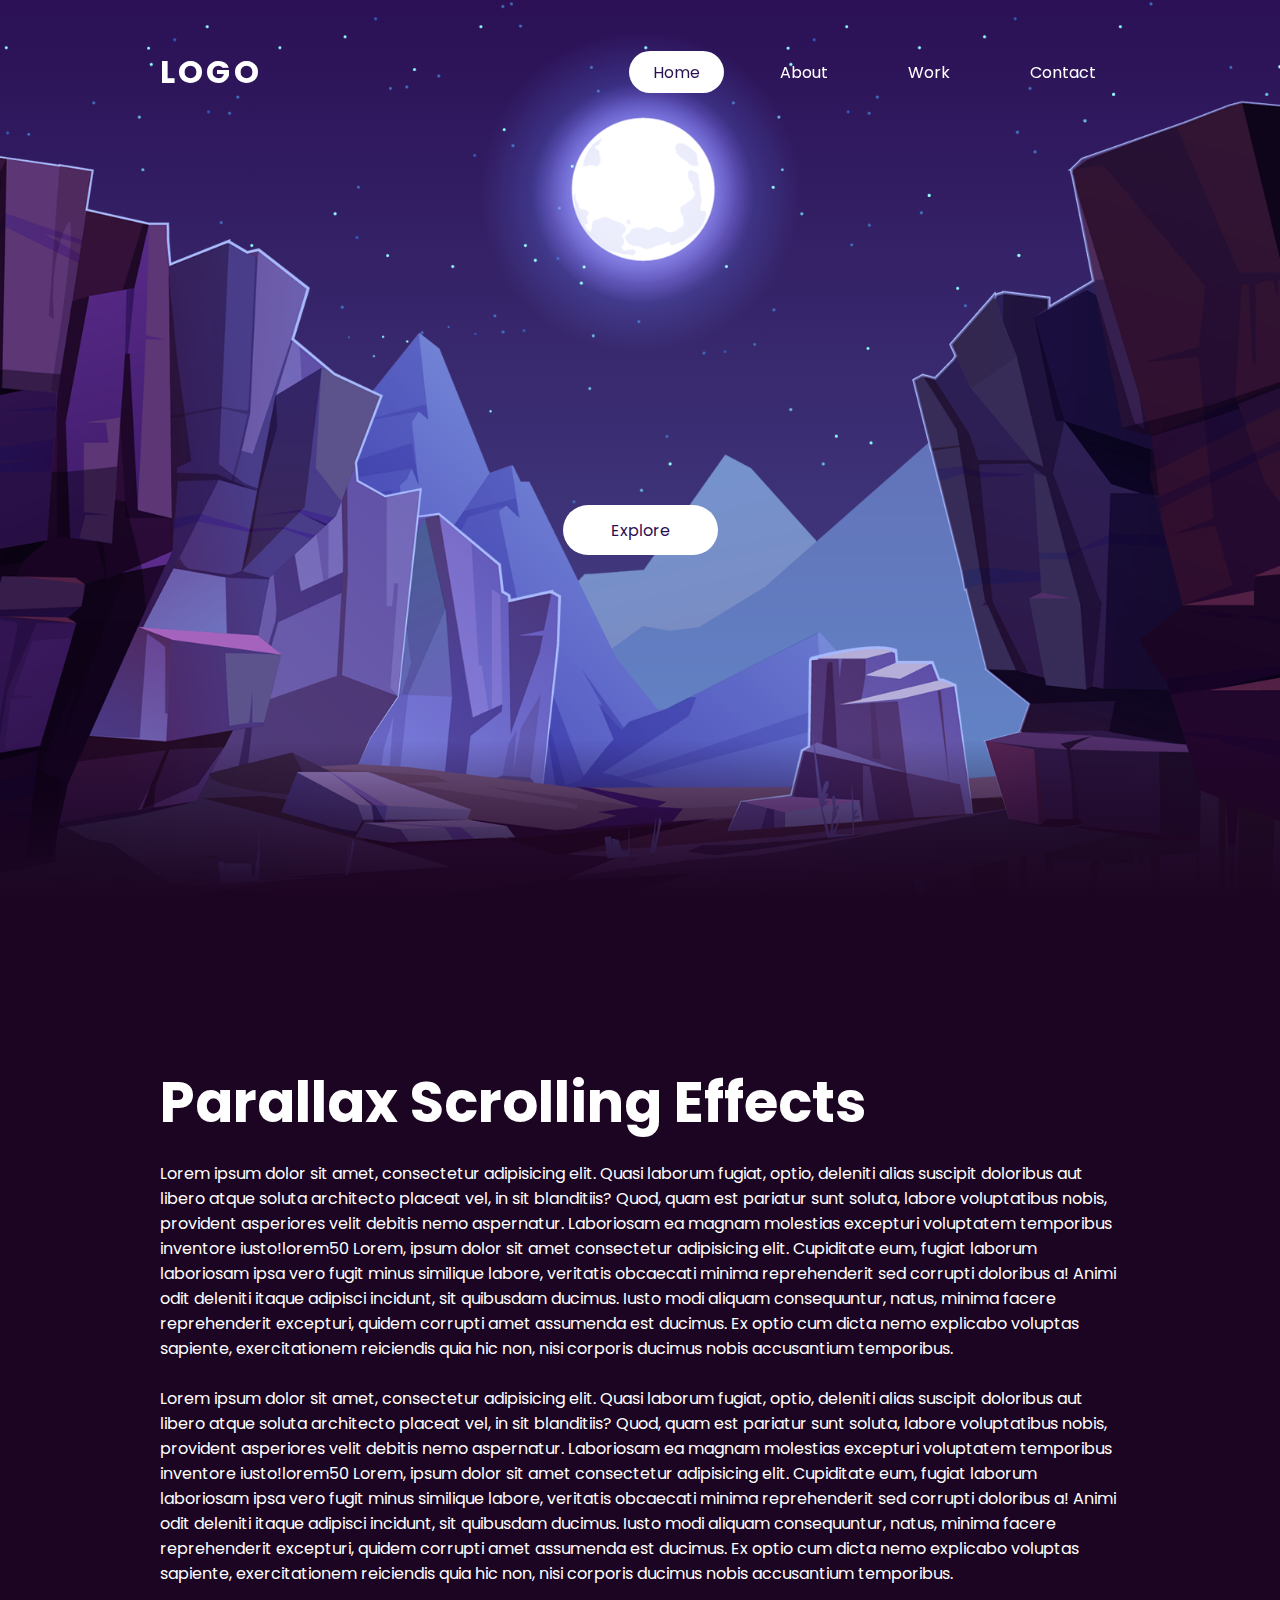
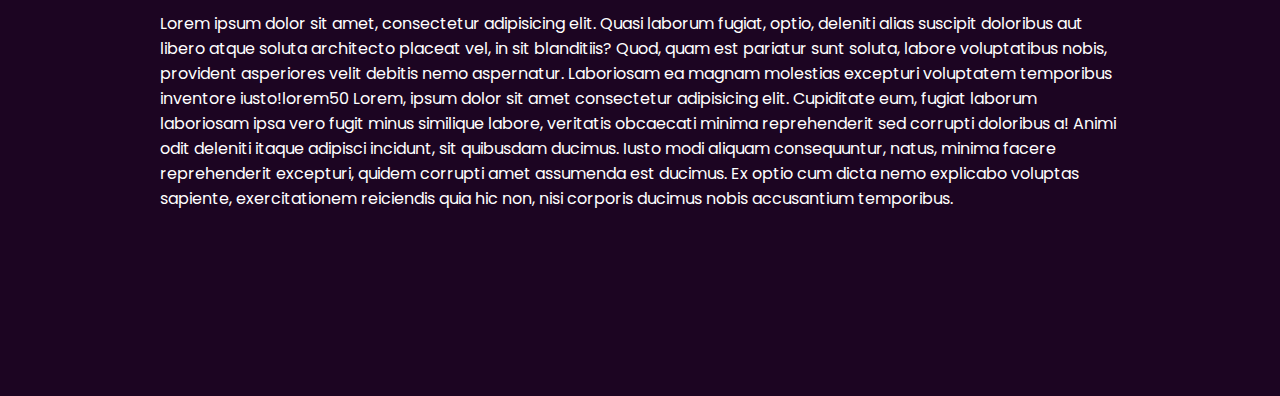
<file: parallax_effect/index.html>
<!DOCTYPE html>
<html>
    <head>
        <title>Parallax Scrolling Website</title>
        <link rel="stylesheet" type="text/css" href="style.css">
    </head>
    <body>
        <header>
            <a href="#" class="logo">Logo</a>
            <ul>
                <li><a href="#" class="active">Home</a></li>
                <li><a href="#">About</a></li>
                <li><a href="#">Work</a></li>
                <li><a href="#">Contact</a></li>
            </ul>
        </header>
        <section>
            <img src="stars.png" id="stars">
            <img src="moon.png" id="moon">
            <img src="mountains_behind.png" id="mountains_behind">
            <h2 id="text">Moon Light</h2>
            <a href="#sec" class="btn">Explore</a>
            <img src="mountains_front.png" id="mountains_front">
        </section>
        <div class="sec" id="sec">
            <h2>Parallax Scrolling Effects </h2>
            <p>Lorem ipsum dolor sit amet, consectetur adipisicing elit. Quasi laborum fugiat, optio, deleniti alias suscipit doloribus aut libero atque soluta architecto placeat vel, in sit blanditiis? Quod, quam est pariatur sunt soluta, labore voluptatibus nobis, provident asperiores velit debitis nemo aspernatur. Laboriosam ea magnam molestias excepturi voluptatem temporibus inventore iusto!lorem50
                Lorem, ipsum dolor sit amet consectetur adipisicing elit. Cupiditate eum, fugiat laborum laboriosam ipsa vero fugit minus similique labore, veritatis obcaecati minima reprehenderit sed corrupti doloribus a! Animi odit deleniti itaque adipisci incidunt, sit quibusdam ducimus. Iusto modi aliquam consequuntur, natus, minima facere reprehenderit excepturi, quidem corrupti amet assumenda est ducimus. Ex optio cum dicta nemo explicabo voluptas sapiente, exercitationem reiciendis quia hic non, nisi corporis ducimus nobis accusantium temporibus.
                <br> <br>Lorem ipsum dolor sit amet, consectetur adipisicing elit. Quasi laborum fugiat, optio, deleniti alias suscipit doloribus aut libero atque soluta architecto placeat vel, in sit blanditiis? Quod, quam est pariatur sunt soluta, labore voluptatibus nobis, provident asperiores velit debitis nemo aspernatur. Laboriosam ea magnam molestias excepturi voluptatem temporibus inventore iusto!lorem50
                Lorem, ipsum dolor sit amet consectetur adipisicing elit. Cupiditate eum, fugiat laborum laboriosam ipsa vero fugit minus similique labore, veritatis obcaecati minima reprehenderit sed corrupti doloribus a! Animi odit deleniti itaque adipisci incidunt, sit quibusdam ducimus. Iusto modi aliquam consequuntur, natus, minima facere reprehenderit excepturi, quidem corrupti amet assumenda est ducimus. Ex optio cum dicta nemo explicabo voluptas sapiente, exercitationem reiciendis quia hic non, nisi corporis ducimus nobis accusantium temporibus.
                <br> <br>Lorem ipsum dolor sit amet, consectetur adipisicing elit. Quasi laborum fugiat, optio, deleniti alias suscipit doloribus aut libero atque soluta architecto placeat vel, in sit blanditiis? Quod, quam est pariatur sunt soluta, labore voluptatibus nobis, provident asperiores velit debitis nemo aspernatur. Laboriosam ea magnam molestias excepturi voluptatem temporibus inventore iusto!lorem50
                Lorem, ipsum dolor sit amet consectetur adipisicing elit. Cupiditate eum, fugiat laborum laboriosam ipsa vero fugit minus similique labore, veritatis obcaecati minima reprehenderit sed corrupti doloribus a! Animi odit deleniti itaque adipisci incidunt, sit quibusdam ducimus. Iusto modi aliquam consequuntur, natus, minima facere reprehenderit excepturi, quidem corrupti amet assumenda est ducimus. Ex optio cum dicta nemo explicabo voluptas sapiente, exercitationem reiciendis quia hic non, nisi corporis ducimus nobis accusantium temporibus.
                <br> <br>
            </p>
        </div>
        <script>
            let stars = document.getElementById('stars');
            let moon = document.getElementById('moon');
            let mountains_behind = document.getElementById('mountains_behind');
            let text = document.getElementById('text');
            let btn = document.getElementById('btn');
            let mountains_front = document.getElementById('mountains_front');
            let header = document.querySelector('header')
            
            window.addEventListener('scroll',function()
            {
                let value = window.scrollY;
                stars.style.left = value * 0.025 + 'rem';
                moon.style.top = value * 0.105 + 'rem';
                mountains_behind.style.top = value * 0.05 + 'rem';
                mountains_front.style.top = value * 0 + 'rem';
                text.style.marginRight = value * 0.4 + 'rem';
                text.style.marginTop = value * 0.15 + 'rem';
                btn.style.marginTop = value  * 0.15 + 'rem';
                header.style.top = value * 0.05 + 'rem';
        
            })
        </script>
    </body>
    </html>
</file>
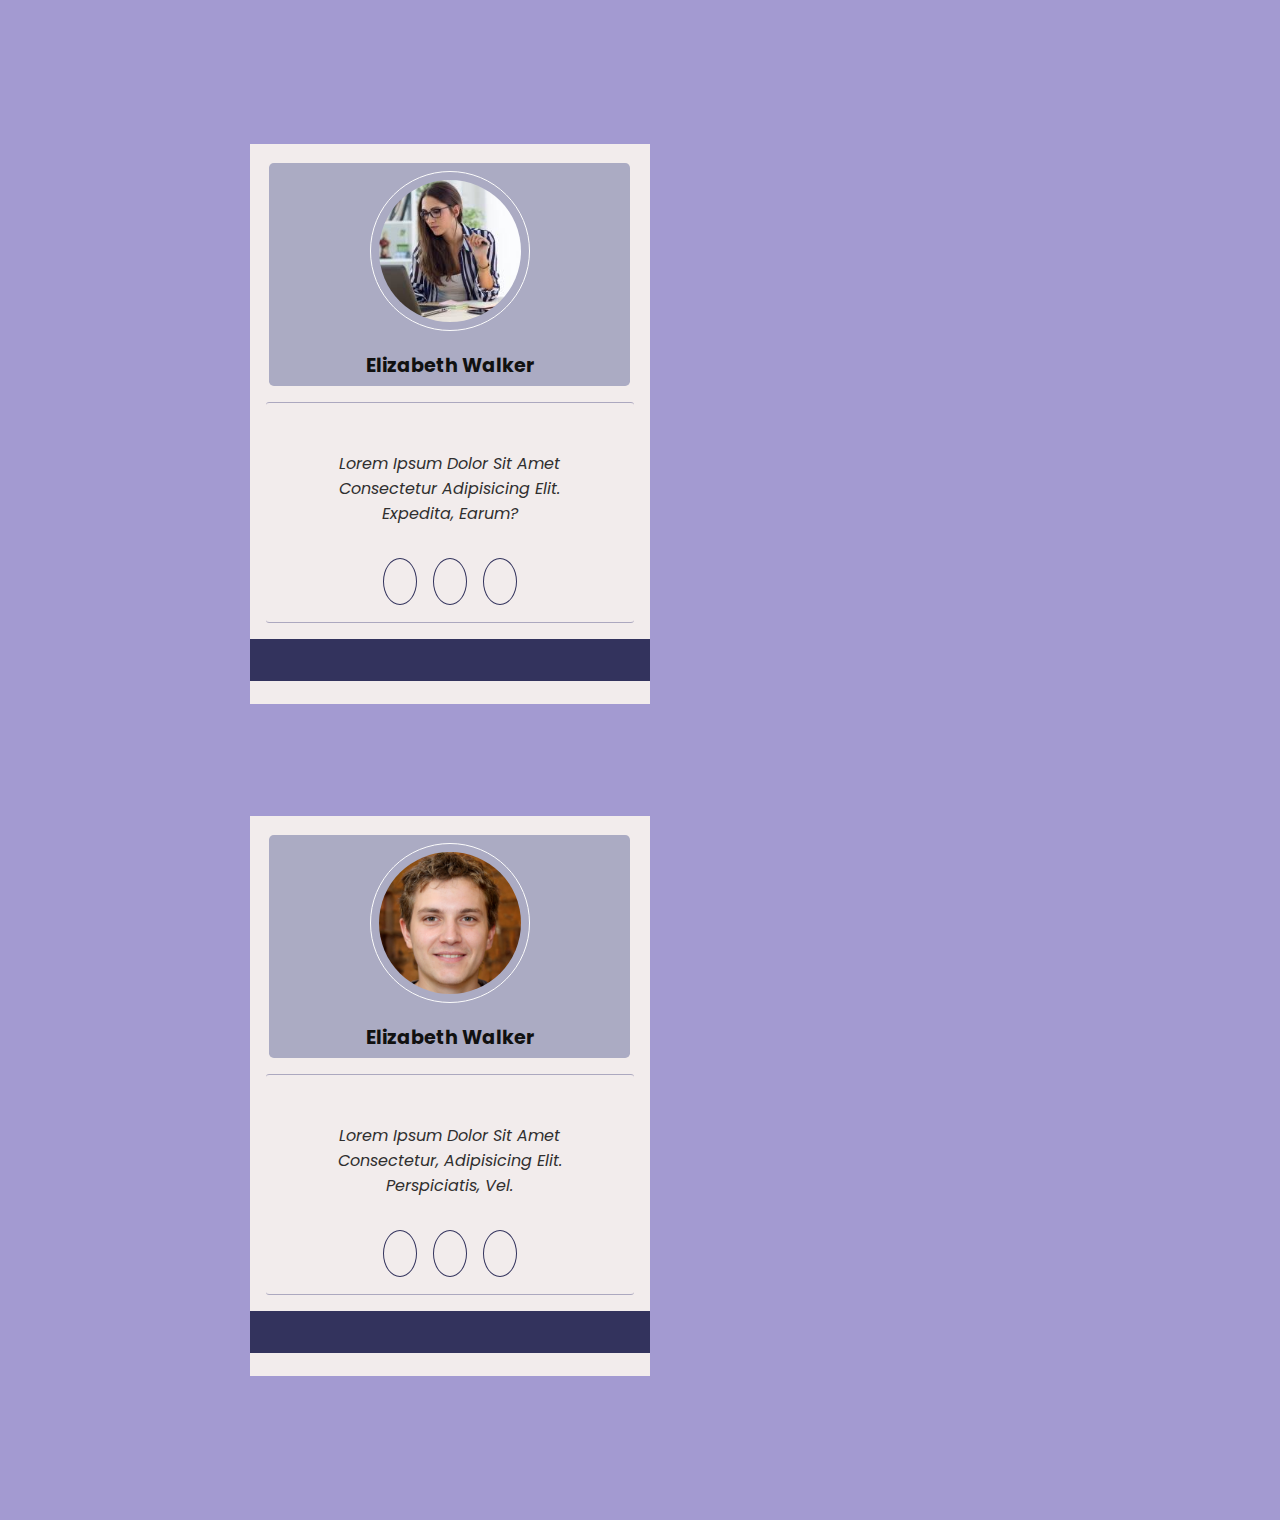
<file: profile_card/index.html>
<!DOCTYPE html>
<html lang="en">
<head>
    <meta charset="UTF-8">
    <meta http-equiv="X-UA-Compatible" content="IE=edge">
    <meta name="viewport" content="width=device-width, initial-scale=1.0">
    <link rel="stylesheet" href="styles/styles.css">
    <link rel="stylesheet" href="https://cdnjs.cloudflare.com/ajax/libs/font-awesome/6.2.1/css/all.min.css" integrity="sha512-MV7K8+y+gLIBoVD59lQIYicR65iaqukzvf/nwasF0nqhPay5w/9lJmVM2hMDcnK1OnMGCdVK+iQrJ7lzPJQd1w==" crossorigin="anonymous" referrerpolicy="no-referrer" />
    <title>Profile Cards</title>
</head>
<body>
    <section class="section">
        <div class="box">
            <div class="box-head">
                <img src="images/avatar-1.png" alt="">
                <h4>Elizabeth Walker</h4>
            </div>
            <div class="content">
                <p>Lorem ipsum dolor sit amet consectetur adipisicing elit. Expedita, earum?</p>
                <div class="button">
                    <a href="#"><i class="fa-solid fa-plus"></i></a>
                    <a href="#"><i class="fa-brands fa-whatsapp"></i></a>
                    <a href="#"><i class="fa-solid fa-envelope"></i></a>
                </div>
            </div>
            <div class="box-bottom">
                <div class="button">
                    <a href="https://www.facebook.com/"><i class="fa-brands fa-facebook"></i></a>
                    <a href="https://tr.linkedin.com/"><i class="fa-brands fa-linkedin-in"></i></a>
                    <a href="https://twitter.com/home"><i class="fa-brands fa-twitter"></i></a>
                    <a href="https://www.instagram.com/"><i class="fa-brands fa-instagram"></i></a>
                </div>
            </div>
        </div>
        <div class="box">
            <div class="box-head">
                <img src="images/avatar-2.png" alt="">
                <h4>Elizabeth Walker</h4>
            </div>
            <div class="content">
                <p>Lorem ipsum dolor sit amet consectetur, adipisicing elit. Perspiciatis, vel.</p>
                <div class="button">
                    <a href="#"><i class="fa-solid fa-plus"></i></a>
                    <a href="#"><i class="fa-brands fa-whatsapp"></i></a>
                    <a href="#"><i class="fa-solid fa-envelope"></i></a>
                </div>
            </div>
            <div class="box-bottom">
                <div class="button">
                    <a href="https://www.facebook.com/"><i class="fa-brands fa-facebook"></i></a>
                    <a href="https://tr.linkedin.com/"><i class="fa-brands fa-linkedin-in"></i></a>
                    <a href="https://twitter.com/home"><i class="fa-brands fa-twitter"></i></a>
                    <a href="https://www.instagram.com/"><i class="fa-brands fa-instagram"></i></a>
                </div>
            </div>
        </div>
    </section>
    
</body>
</html>
</file>
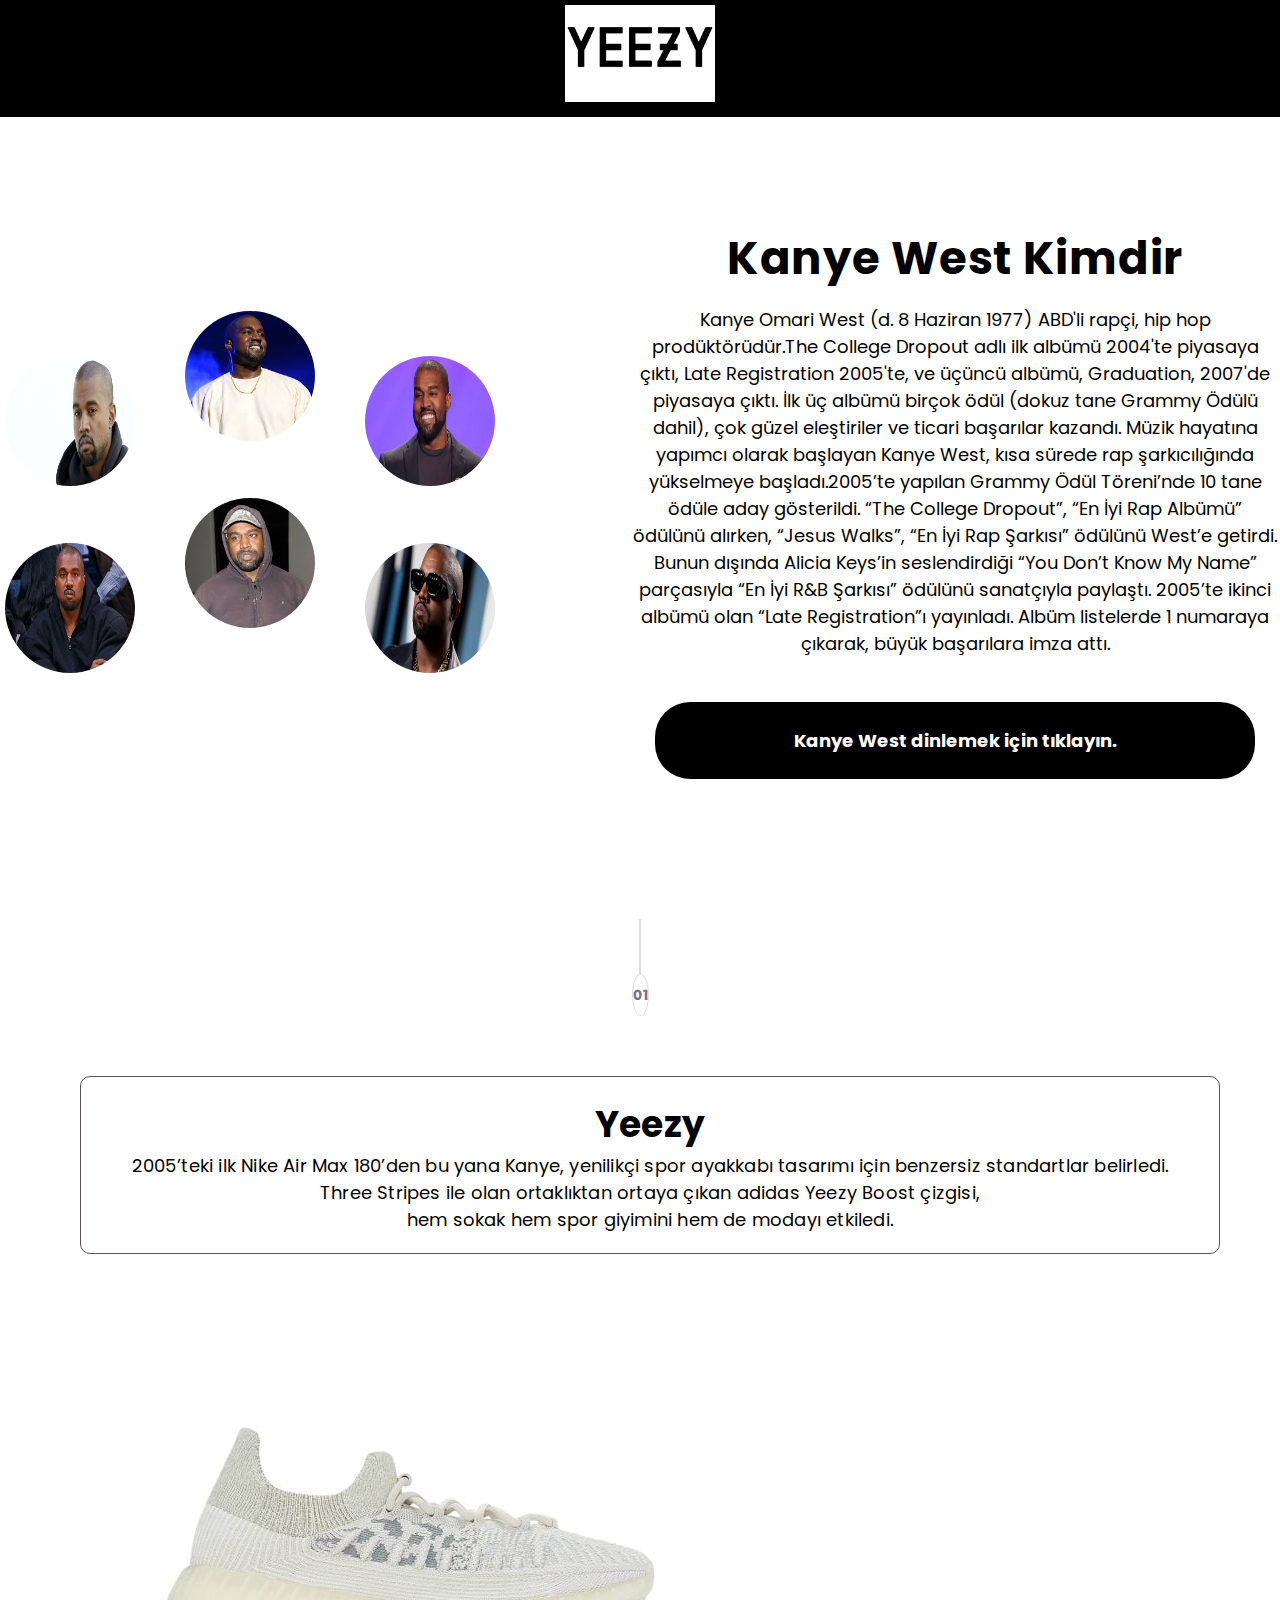
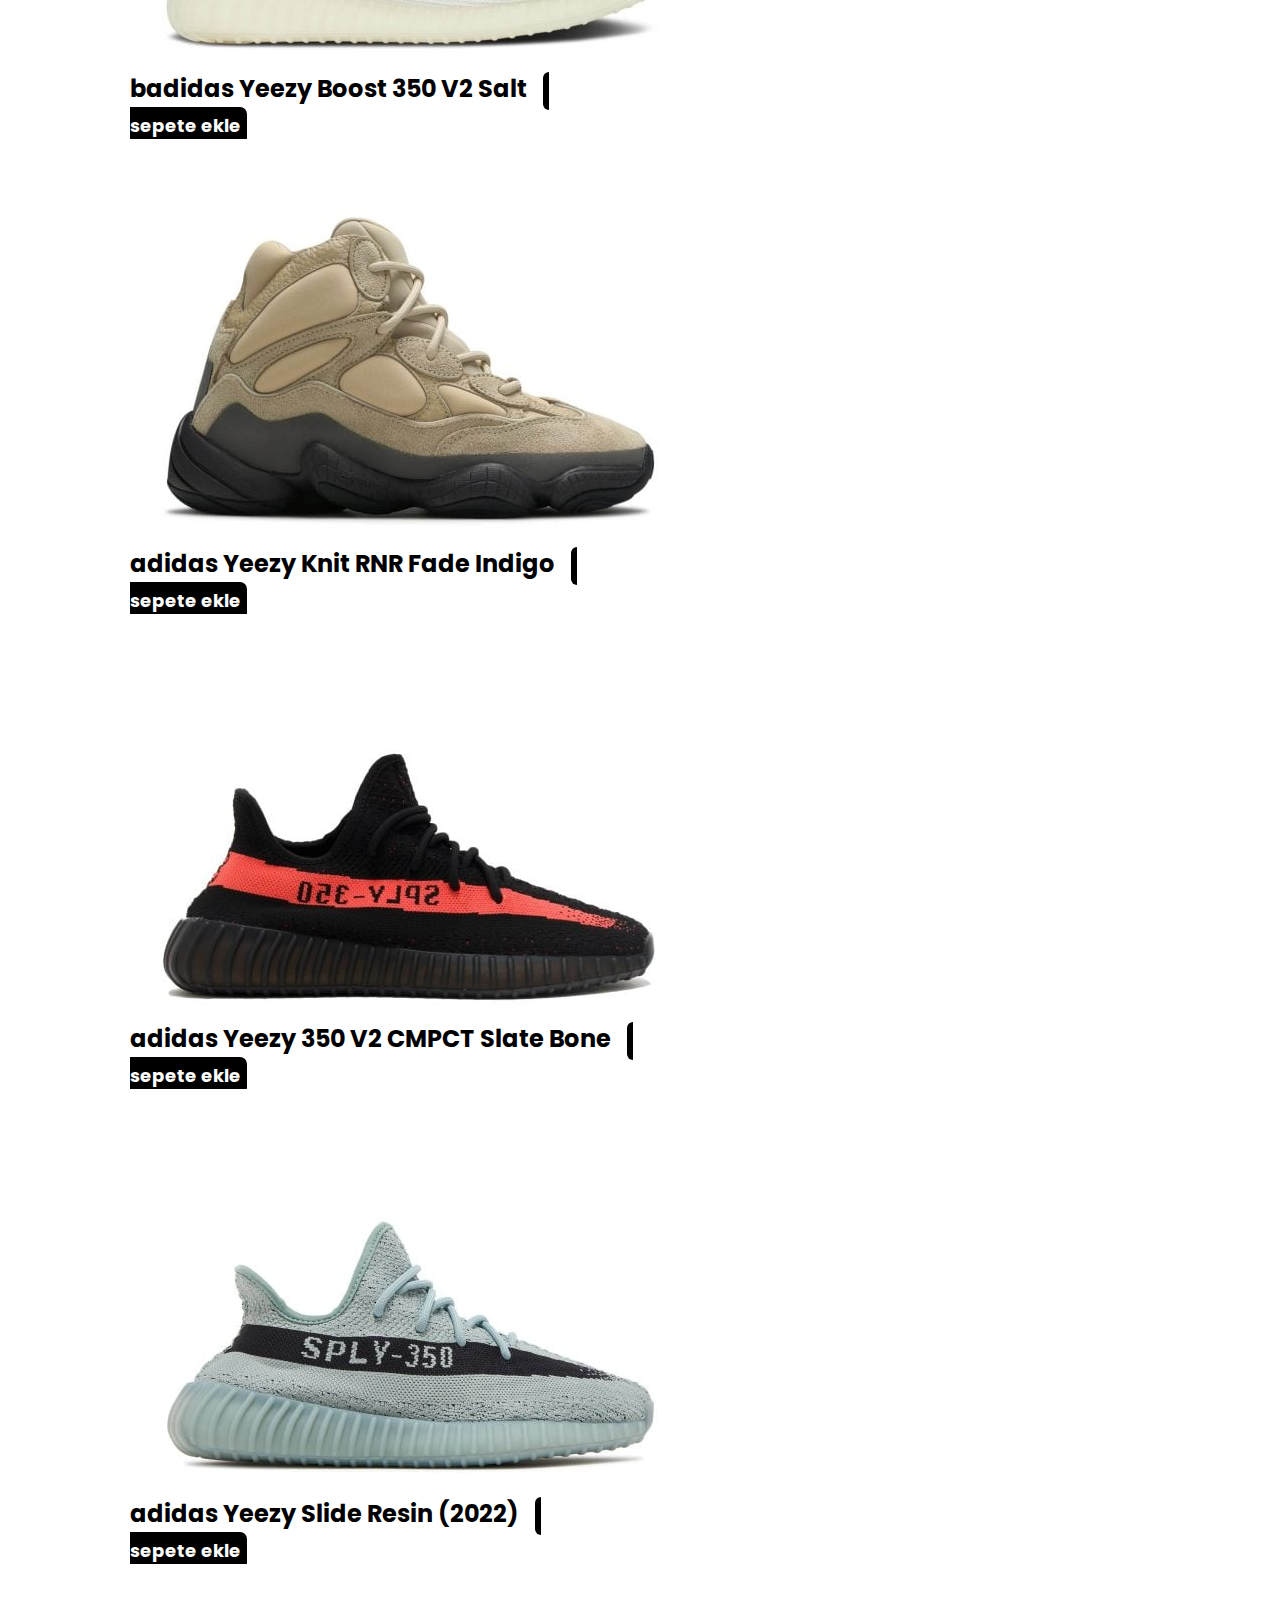
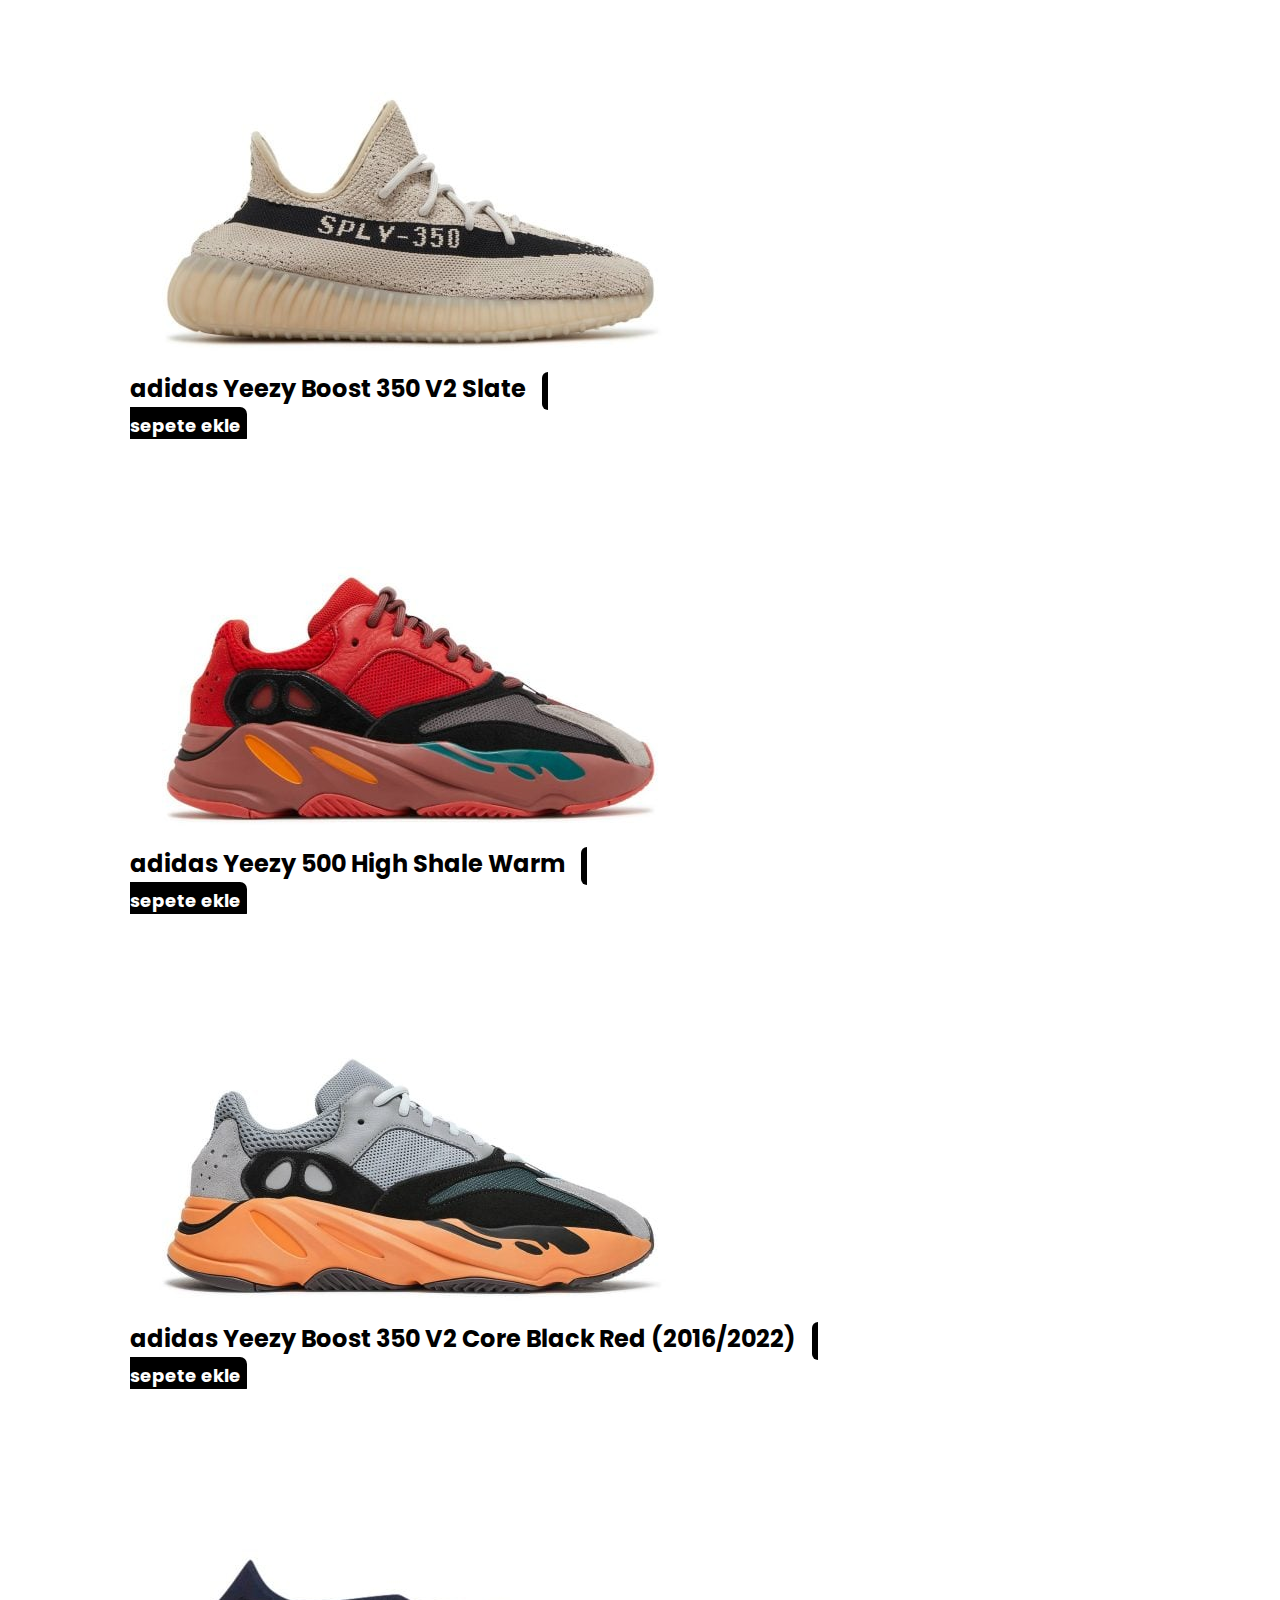
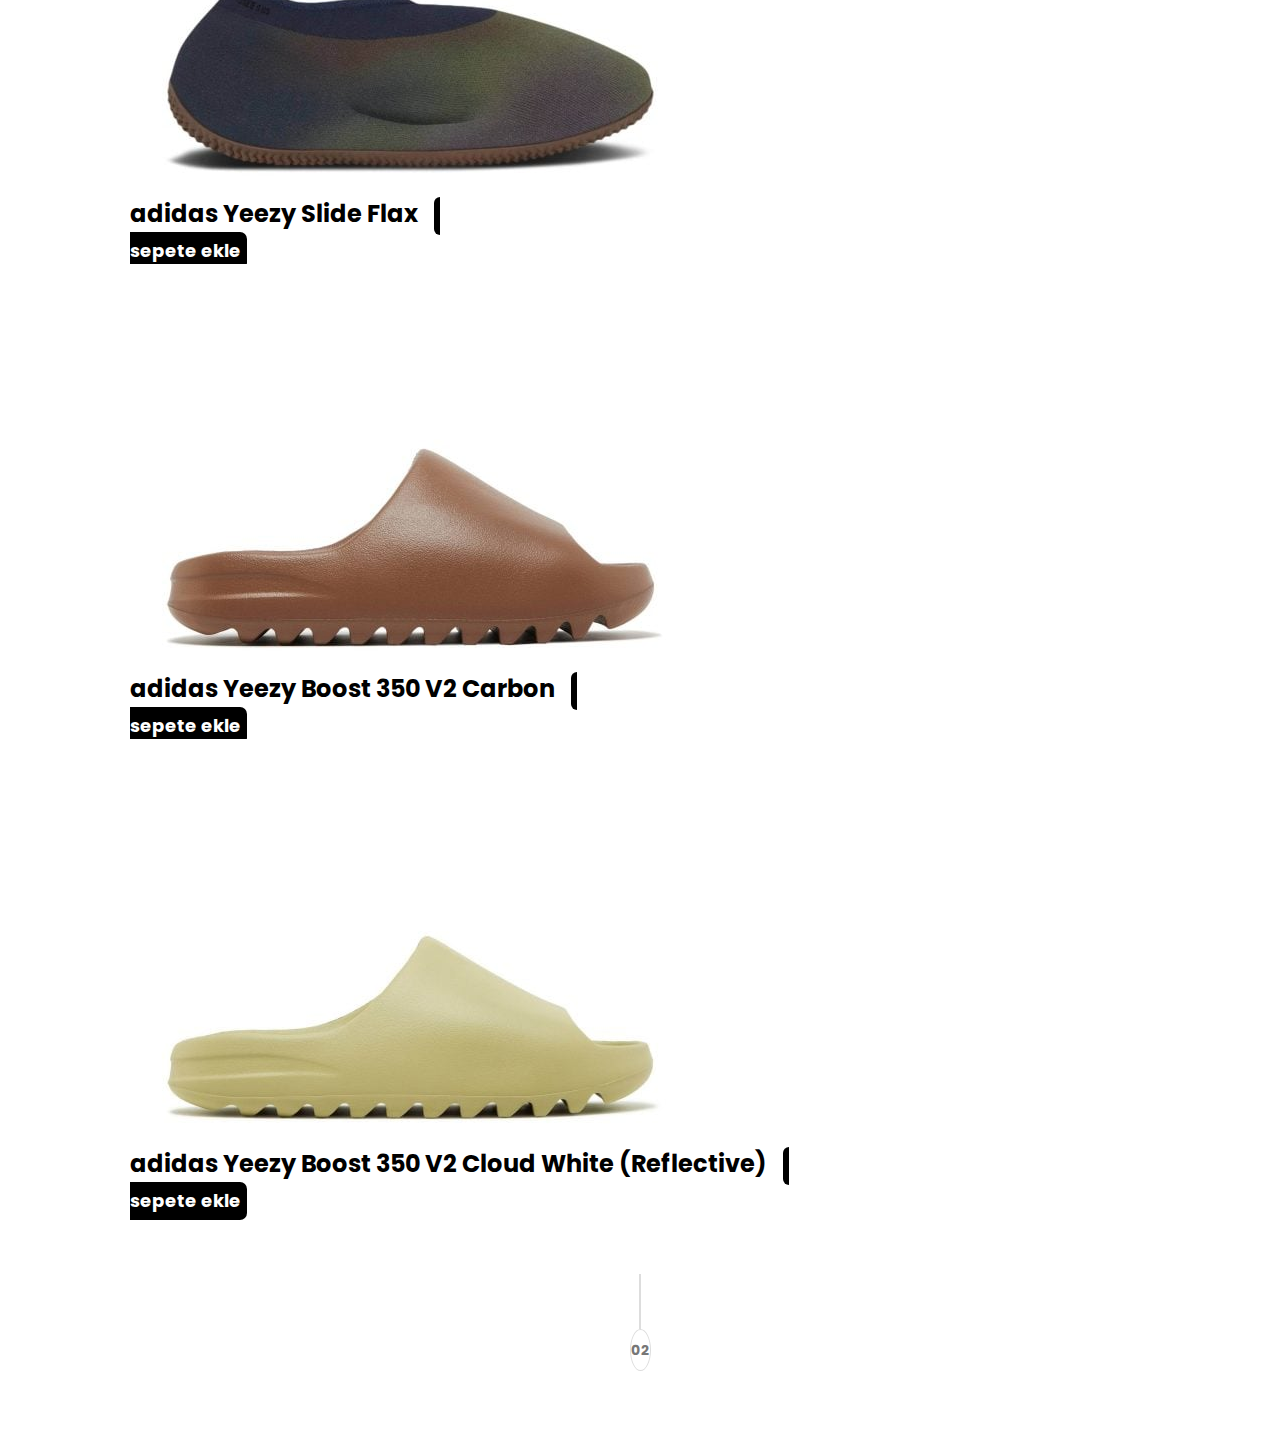
<file: task/index.html>
<!DOCTYPE html>
<html lang="en">
<head>
    <meta charset="UTF-8">
    <meta http-equiv="X-UA-Compatible" content="IE=edge">
    <meta name="viewport" content="width=, initial-scale=1.0">
   
    <title>Yeezy</title>
    <link rel="stylesheet" href="styles.css">

    
  

</head>
<body> 
<!--header başladı-->
    <header class="header">
        <div class="logo">
            <nav id="navbar">
                <h1><img src="yeezy logo/Yeezy-Logo.png" width="150px"></h1> </h1>
        </nav></div>
    </header>
<!--about start-->
    <div class="about">
        <div class="about-picture picture-1">
            <div class="col-1">
                <img src="kw resim/160504182605-kanye-west.jpg">
                <img src="kw resim/221010-ye-kanye-west-mn-1400-96f1c2.webp">
            </div>
            <div class="col-2">
                <img src="kw resim/images (1).jpeg">
                <img src="kw resim/images (2).jpeg">
            </div>
            <div class="col-3">
                <img src="kw resim/images (3).jpeg">
                <img src="kw resim/images (4).jpeg">
            </div>
        </div>
        <div class="about-info">
            <h1>Kanye West Kimdir</h1>
            <p>Kanye Omari West (d. 8 Haziran 1977) ABD'li rapçi, hip hop prodüktörüdür.The College Dropout adlı ilk albümü 2004'te piyasaya çıktı, Late Registration 2005'te, ve üçüncü albümü, Graduation, 2007'de piyasaya çıktı. İlk üç albümü birçok ödül (dokuz tane Grammy Ödülü dahil), çok güzel eleştiriler ve ticari başarılar kazandı. Müzik hayatına yapımcı olarak başlayan Kanye West, kısa sürede rap şarkıcılığında yükselmeye başladı.2005’te yapılan Grammy Ödül Töreni’nde 10 tane ödüle aday gösterildi. “The College Dropout”, “En İyi Rap Albümü” ödülünü alırken, “Jesus Walks”, “En İyi Rap Şarkısı” ödülünü West’e getirdi. Bunun dışında Alicia Keys’in seslendirdiği “You Don’t Know My Name” parçasıyla “En İyi R&B Şarkısı” ödülünü sanatçıyla paylaştı. 2005’te ikinci albümü olan “Late Registration”ı yayınladı. Albüm listelerde 1 numaraya çıkarak, büyük başarılara imza attı.
            </p>

            <div>
                <a href="videos.html" class="buton">Kanye West dinlemek için tıklayın.</a>
            </div>
        </div>
        
        <div class="about-picture picture-2">
            <div class="col-4">
                <img src="kw resim/images.jpeg">
                <img src="kw resim/indir (1).jpeg">
            </div>
            <div class="col-5">
                <img src="kw resim/indir (2).jpeg">
                <img src="kw resim/1.jpeg">
            </div>
            <div class="col-6">
                <img src="kw resim/56fa5fc4c03c0e2e2c361680.webp">
                <img src="kw resim/kanye-west_1740_b.jpg">
            </div>
        </div>
       
    </div>
<!--about finish-->
    <div class="line">
        <span class="limit"></span>
        <span class="line-circle">01</span>
    </div>


<!--ayakkabılar-->
    <div class="container">
        <div class="information">
           <h1> Yeezy</h1>
           <p>2005’teki ilk Nike Air Max 180’den bu yana Kanye, yenilikçi spor ayakkabı tasarımı için benzersiz standartlar belirledi.<br> Three Stripes ile olan ortaklıktan ortaya çıkan adidas Yeezy Boost çizgisi,<br> hem sokak hem spor giyimini hem de modayı etkiledi.</p> 
        </div>

        <div class="foto-bilgi">
            <img src="ayakkabı/1.jpg" >
            <div class="name">
                <h2>badidas Yeezy Boost 350 V2 Salt<a href="#sepet"><br>sepete ekle</a></h2>
            </div>
        </div>
        <div class="foto-bilgi">
            <img src="ayakkabı/2.jpg" >
            <div class="name">
                <h2>adidas Yeezy Knit RNR Fade Indigo<a href="#sepet"><br>sepete ekle</a></h2>
            </div>
        </div>
        <div class="foto-bilgi">
            <img src="ayakkabı/3.jpg" >
            <div class="name">
                <h2>adidas Yeezy 350 V2 CMPCT Slate Bone<a href="#sepet"><br>sepete ekle</a></h2>
            </div>
        </div>
        <div class="foto-bilgi">
            <img src="ayakkabı/4.jpg" >
            <div class="name">
                <h2>adidas Yeezy Slide Resin (2022)<a href="#sepet"><br>sepete ekle</a></h2>
            </div>
        </div>
        <div class="foto-bilgi">
            <img src="ayakkabı/5.jpg" >
            <div class="name">
                <h2>adidas Yeezy Boost 350 V2 Slate<a href="#sepet"><br>sepete ekle</a></h2>
            </div>
        </div>
        <div class="foto-bilgi">
            <img src="ayakkabı/6.jpg" >
            <div class="name">
                <h2>adidas Yeezy 500 High Shale Warm<a href="#sepet"><br>sepete ekle</a></h2>
            </div>
        </div>
        <div class="foto-bilgi">
            <img src="ayakkabı/7.jpg" >
            <div class="name">
                <h2>adidas Yeezy Boost 350 V2 Core Black Red (2016/2022)<a href="#sepet"><br>sepete ekle</a></h2>
            </div>
        </div>
        <div class="foto-bilgi">
            <img src="ayakkabı/8.jpg" >
            <div class="name">
                <h2>adidas Yeezy Slide Flax<a href="#sepet"><br>sepete ekle</a></h2>
            </div>
        </div>
        <div class="foto-bilgi">
            <img src="ayakkabı/9.jpg" >
            <div class="name">
                <h2>adidas Yeezy Boost 350 V2 Carbon<a href="#sepet"><br>sepete ekle</a></h2>
            </div>
        </div>
        <div class="foto-bilgi">
            <img src="ayakkabı/10.jpg" >
            <div class="name">
                <h2>adidas Yeezy Boost 350 V2 Cloud White (Reflective)<a href="#sepet"><br>sepete ekle</a></h2>
            </div>
        </div>
    </div>
    <div class="line">
        <span class="limit"></span>
        <span class="line-circle">02</span>
    </div>




</body>
</file>
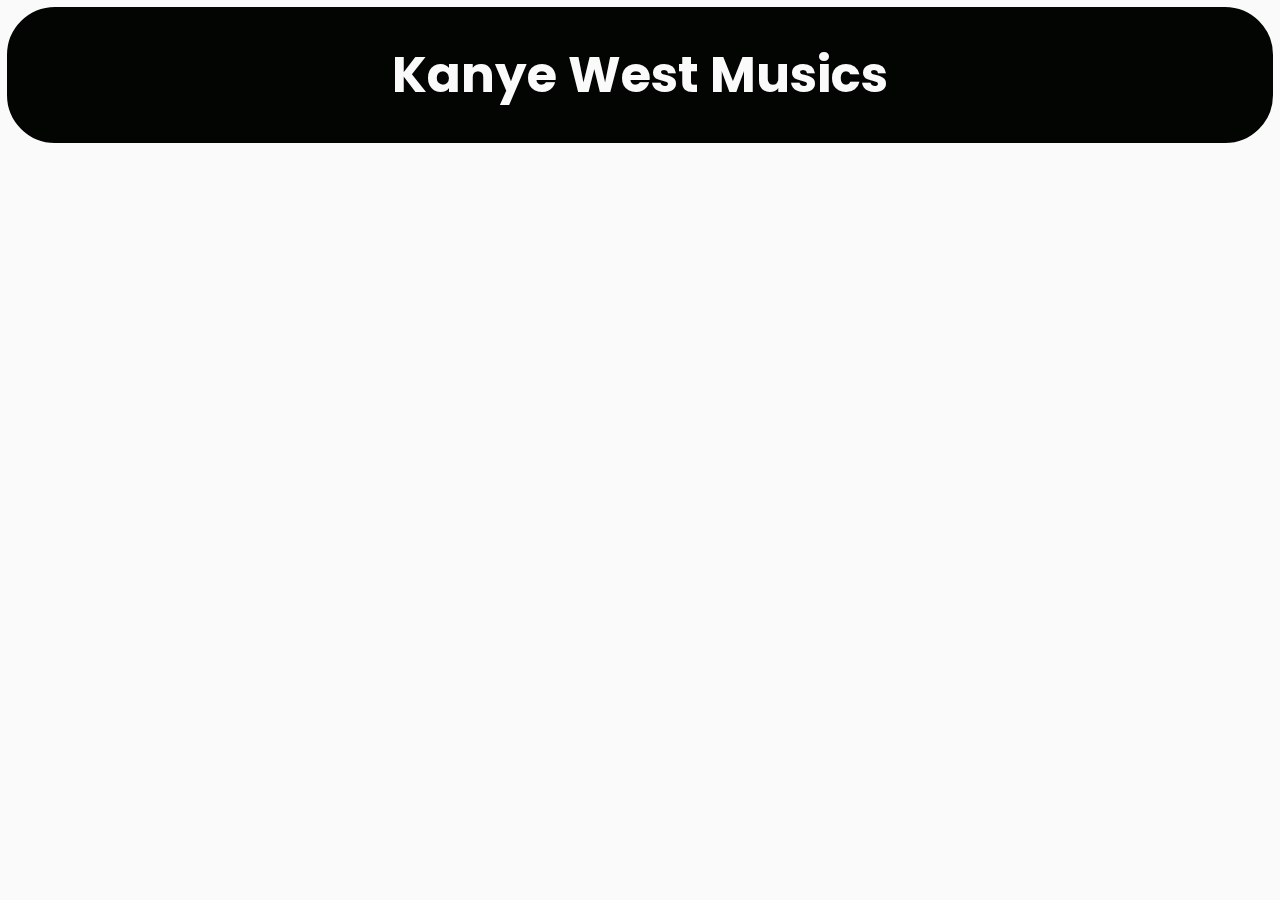
<file: task/video.html>
<!DOCTYPE html>
<html lang="en">
<head>
    <meta charset="UTF-8">
    <meta http-equiv="X-UA-Compatible" content="IE=edge">
    <meta name="viewport" content="width=, initial-scale=1.0">
   
    <title>Kanye West Musics</title>
    <link rel="stylesheet" href="videostyles.css">

    
  

</head>
<body>
    <header>
        <div class="navbar">
            <h1>Kanye West Musics</h1>
        </div>
    </header>

<section>
    <div>
        
    </div>
</section>
</file>
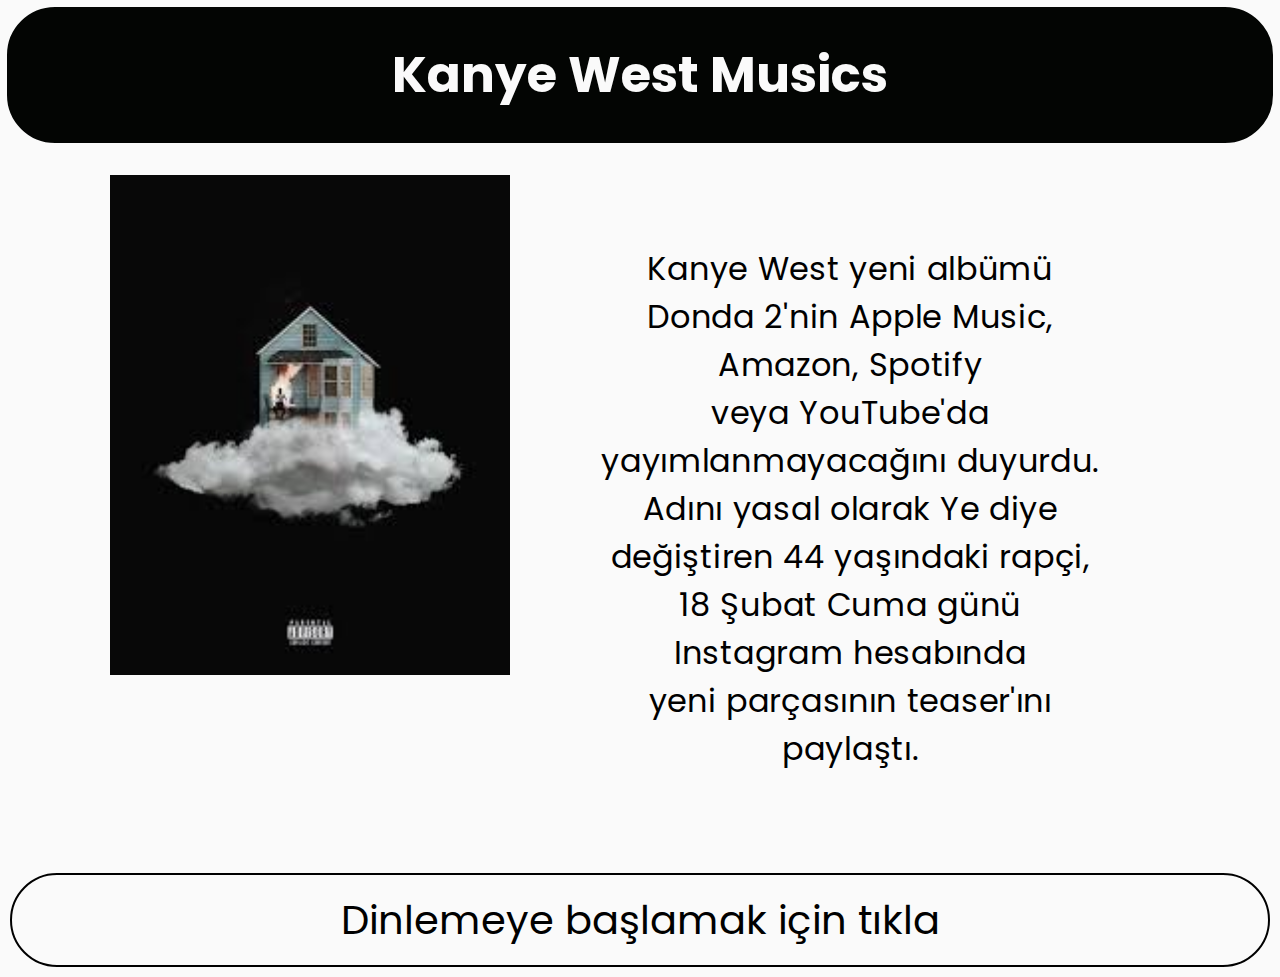
<file: task/videos.html>
<!DOCTYPE html>
<html lang="en">
<head>
    <meta charset="UTF-8">
    <meta http-equiv="X-UA-Compatible" content="IE=edge">
    <meta name="viewport" content="width=, initial-scale=1.0">
   
    <title>Kanye West Musics</title>
    <link rel="stylesheet" href="videostyles.css">

    
  

</head>
<body>
    <header>
        <div class="navbar">
            <h1>Kanye West Musics</h1>
        </div>
    </header>

<section>
    
    <div class="info">
        <img class="img1" src="images.jpeg">
        <p>Kanye West yeni albümü Donda 2'nin Apple Music, Amazon, Spotify <br>veya YouTube'da yayımlanmayacağını duyurdu.<br> Adını yasal olarak Ye diye değiştiren 44 yaşındaki rapçi, <br>18 Şubat Cuma günü Instagram hesabında<br> yeni parçasının teaser'ını paylaştı.</p>
    </div>
    <div class="slogan"><a href="https://www.youtube.com/watch?v=PH5wWp1Ht0Q">Dinlemeye başlamak için tıkla</a></div>
    <div class="videolar">
        
    </div>
</section>




</body>
</file>
<file: parallax_effect/style.css>
@import url('https://fonts.googleapis.com/css2?family=Open+Sans&family=Poppins:wght@100;300;400;500;600;700;800;900&display=swap');

*{
    margin: 0;
    padding: 0;
    box-sizing: border-box;
    font-family: 'Poppins', sans-serif;
    scroll-behavior: smooth;
}

body{
    min-height: 100vh;
    background: linear-gradient(#2b1055,#7597de
    );


}
header{
    position: absolute;
    top: 0;
    left: 0;
    width: 100%;
    padding: 3rem 10rem;
    display: flex;
    justify-content:space-between ;
    align-items: center;
    z-index: 100000;
}
header .logo{
    color: #ffffff;
    font-weight: 700;
    text-decoration: none;
    font-size: 2em;
    text-transform: uppercase;
    letter-spacing: 0.2rem;
}

header ul{
    display: flex;
    justify-content: center;
    align-items: center;
}
header ul li{
    list-style: none;
    margin-left: 2rem;
}
header ul li a{
    text-decoration: none;
    padding: 0.6rem 1.5rem;
    color: #fff;
    border-radius: 2rem; 
}
header ul li a:hover ,
header ul li a.active{
    background: #fff;
    color: #2b1055;
}

section{
    position: relative;
    width: 100%;
    height: 100vh;
    padding: 22rem;
    display: flex;
    justify-content: center;
    align-items:center ;
    overflow: hidden;
}
section::before{
    content: '';
    position: absolute;
    bottom: 0;
    width: 100%;
    height: 10rem;
    background:linear-gradient(to top,#1c0522,transparent);
    z-index: 1000;
}

section img{
    position: absolute;
    top: 0;
    left: 0;
    width: 100%;
    height: 100%;
    object-fit: cover;
    pointer-events: none;
}
section img#moon{
    mix-blend-mode:screen ;
}
section img#mountains_front{
    z-index: 10;
}
#text{
    position: absolute;
    right: -35rem;
    color: #fff;
    white-space: nowrap;
    font-size: 7.5vw;
    z-index: 9; 
    
}
.btn {
    text-decoration: none;
    padding:0.8rem 3rem ;
    border-radius: 4rem;
    background: #fff;
    color: #2b1055;
    font-size: 1em;
    transform:translateY(5rem);
}
.sec{
    position:relative;
    padding: 10rem;
    background: #1c0522;

}
.sec h2{
    font-size: 3.5em;
    margin-bottom: 1rem;
    color: #fff;
}
.sec p{
    font-size: 1em;
    color: #fff;
}
</file>
<file: profile_card/styles/styles.css>
@import url('https://fonts.googleapis.com/css2?family=Open+Sans&family=Poppins:wght@100;300;400;500;600;700;800&display=swap');
*{
    font-family: "Poppins", sans-serif;
    margin: 0rem;
    padding: 0rem;
    box-sizing: border-box;
    outline: none;
    border: none;
    text-decoration: none;
    text-transform:capitalize ;
}
body{
    background-color: rgb(163, 154, 209);
    margin: 6.5rem 7%;
    padding-left: 7.5rem;
    
}
section{
    display: grid; /*taşıyıcı içindeki elemanları satır ve sütun şeklinde konumlandırmayı sağladık*/
    grid-template-columns: repeat(auto-fit,minmax(30rem,1fr)); /*sütun bazında ölçeklendirdik*/
    gap: 2rem;/*boşluk bıraktı aralarında*/
    
}
.section .box{
    background-color: rgb(242, 236, 236);
    display: flex;
    flex-direction: column;
    text-align: center;
    height: 35rem;
    width: 25rem;
    margin: 2.5rem;

}

.section .box .box-head{
    background: rgb(171, 171, 195);
    margin: 1.2rem;
    margin-bottom: 0;
    border-radius: 0.3rem;
}
.section .box .box-head img{
    
    width: 10rem;
    height: 10rem;
    max-width: 25rem;
    max-height: 25rem;
    border-radius: 100%;
    padding: 0.5rem;
    margin: 0.5rem;
    border:0.06rem solid rgb(252, 252, 252);
    
  
}

.section .box .box-head img:hover{
    
    width: 11rem;
    height: 11rem;
}
.section .box .box-head h4{
    
    padding: 0.3rem;
    font-size: 1.2rem;
    margin-bottom: 0.1rem;
    font-style: normal;
    color: rgb(17, 17, 17);
}
.section .box .content p{
    font-style: italic;
    font-size:medium;
    margin: 2rem;
    color: rgb(48, 47, 47);
}
.section .box .content{
    border-top: 0.1rem solid  rgb(172, 168, 191) ;
    border-bottom: 0.1rem solid  rgb(172, 168, 191);
    border-radius: 0.2rem;
    padding: 1rem;
    margin:1rem;
    
}
.section .box .content .button a{
    font-size: 2rem;
    align-items: center;
    justify-content: center;
    width: 5rem;
    height: 5rem;
    border: 0.1rem solid  rgb(51, 51, 93);
    border-radius: 50%;
    margin: 0.5rem;
}
.section .box .content .button a i{
    color:  rgb(51, 51, 93);
    font-size: 1.5rem;
    padding: 1rem;

}

.section .box .box-bottom{
    background-color: rgb(51, 51, 93);
    margin-bottom: 0rem;
    

}
.section .box .box-bottom a i{
    color: #fff;
    font-size: 1.75rem;
    padding: 1.5rem;
}
</file>
<file: task/styles.css>
@import url('https://fonts.googleapis.com/css2?family=Open+Sans&family=Poppins:wght@400;500;600;700;800&display=swap');

*{
    margin: 0;
    padding:0;
    box-sizing: border-box;
    font-family: 'Poppins', sans-serif;
    background-color: white;
  
}
/*header start*/
.header{
    display: flex;
    align-items: center;
    justify-content: center;
    margin: 20 20;
    background-color: black;
}
.logo{
    display: flex;
    align-items: center;
    padding-top: 5px;
    padding-bottom: 15px;
    background-color:black;
}
/*about start*/
.about{
    display:flex;
    align-items: center;
    justify-content: space-around;
    margin: 60px 0;
    overflow: hidden;
}

.about .about-picture{
    display: flex;
    align-items: center;
}
.about .about-picture img{
    width: 180px;
    height: 180px;
    max-width: 250px;
    max-height: 250 px;
    border-radius: 100%;
    padding: 25px;
    
}
.about .about-picture img:hover{
    transform: translateY(-5px);
}

.about .about-info{
    margin:15px;
    padding: 55px;
}

.about-picture .col-1{
    margin-left: -20px;
}

.about-picture .col-6{
    margin-right: -40px;
}

.col-2 ,.col-5{
    margin-bottom:90px;
}

.about .about-info{
    margin: 0 55px;
}

.about .about-info h1,p{
    text-align: center ;


}
.about .about-info h1{
    font-size: 45px;
    font-weight: 800px;
    line-height: 1.2;
    letter-spacing: 0.7px;
}

.about .about-info p{
    font-size: 18px;
    letter-spacing: 1.2 px;
    font-weight: 500px;
    margin:20px 0;
}
.about .about-info a{
    text-decoration: none;
    padding: 13px 35px;
    display: inline-block;
    color: #fff;
    font-size: 12px;
    border-radius: 35px;
    font-weight: bold;
     
}
.about .about-info .buton{
    background-color: black;
    padding: 25px;
    margin: 25px;
    width: 600px;
    text-align: center;
    font-size: large;

}
/*about finish*/
.line{
    display: flex;
    align-items: center;
    justify-content:center;
    flex-direction: column;
    margin: 60px 0;
}
.line .limit{
    border:1px solid #ddd;
    height: 55px;
}
.line .line-circle{
    width:40 px;
    line-height: 40px;
    text-align: center;
    border: 1px solid #ddd;
    border-radius: 50%;
    color: #777;
    font-weight: bold;
    font-size: 14px;
}


/*ayakkabı*/
.container{
    max-width: 2000px;
    margin: 0 50px;
    
}
.container h1{
    align-items: center;
    text-align: center;
    
}
.information{
    border: 1px rgb(92, 84, 84) solid;
    border-radius: 10px;
    margin: 10px;
    padding: 20px;
    letter-spacing: 0.2px;
    font-size: large;
    margin-left: 30px;
}
.container .foto-bilgi{
    margin-left: 80px;
    display: inline-block;
    align-items: center;
    justify-content:center;
    flex-direction: row;
    flex-wrap: wrap; 
    width: 800px;
    height: 100px;
}
.container .foto-bilgi img{
    max-width: 600px;

}

    
    


.foto-bilgi .name a{
    margin: 1rem;
    background: black;
    padding:  0.4rem;
    border-radius: 7px;
    text-align: center;
    right: 20px;
    text-decoration: none;
    color: #fff;
    font-size: large;

}
</file>
<file: task/videostyles.css>
@import url('https://fonts.googleapis.com/css2?family=Open+Sans&family=Poppins:wght@400;500;600;700;800&display=swap');

*{
    margin: 0;
    padding:0;
    box-sizing: border-box;
    font-family: 'Poppins', sans-serif;
    background-color: #fafafa;
  
}

   
.navbar h1{

    text-align: center;
    justify-content: center;
    display: flex;
    margin: 5px;
    padding: 30px;
    font-size: 50px;
    font-weight: 300px;
    color: #fafafa;
    background-color:rgb(3, 5, 3);
    border: 2px   solid;
    border-radius: 50px;

}

section .info{
    padding-left: 100px;
    text-align: center;
    justify-content: center;
}

section p{
    
    text-align: center;
    display: flex;
    font-size: 32px;
    font-weight: 350px;
    letter-spacing: 0.7px;
    margin: 20px;
    padding: 80px;
    margin-right: 100px;

}
.info .img1{
    float: left;
    height: 500px;
    padding: 0px;
    margin: 10px;
}
.slogan a{
    text-align: center;
    justify-content: center;
    display: flex;
    text-decoration: none;
    color: black;
    
    margin: 10px;
    padding: 15px;
    font-size: 40px;
    font-weight: 150px;
    border: 2px  rgb(0, 0, 0) solid;
    border-radius: 50px;


}
.slogan a:hover{
    text-align: center;
    justify-content: center;
    display: flex;
    text-decoration: none;
    color: white;
    background-color: black;

    
    margin: 10px;
    padding: 15px;
    font-size: 40px;
    font-weight: 150px;
    border: 2px  rgb(0, 0, 0) solid;
    border-radius: 50px;

}
</file>
